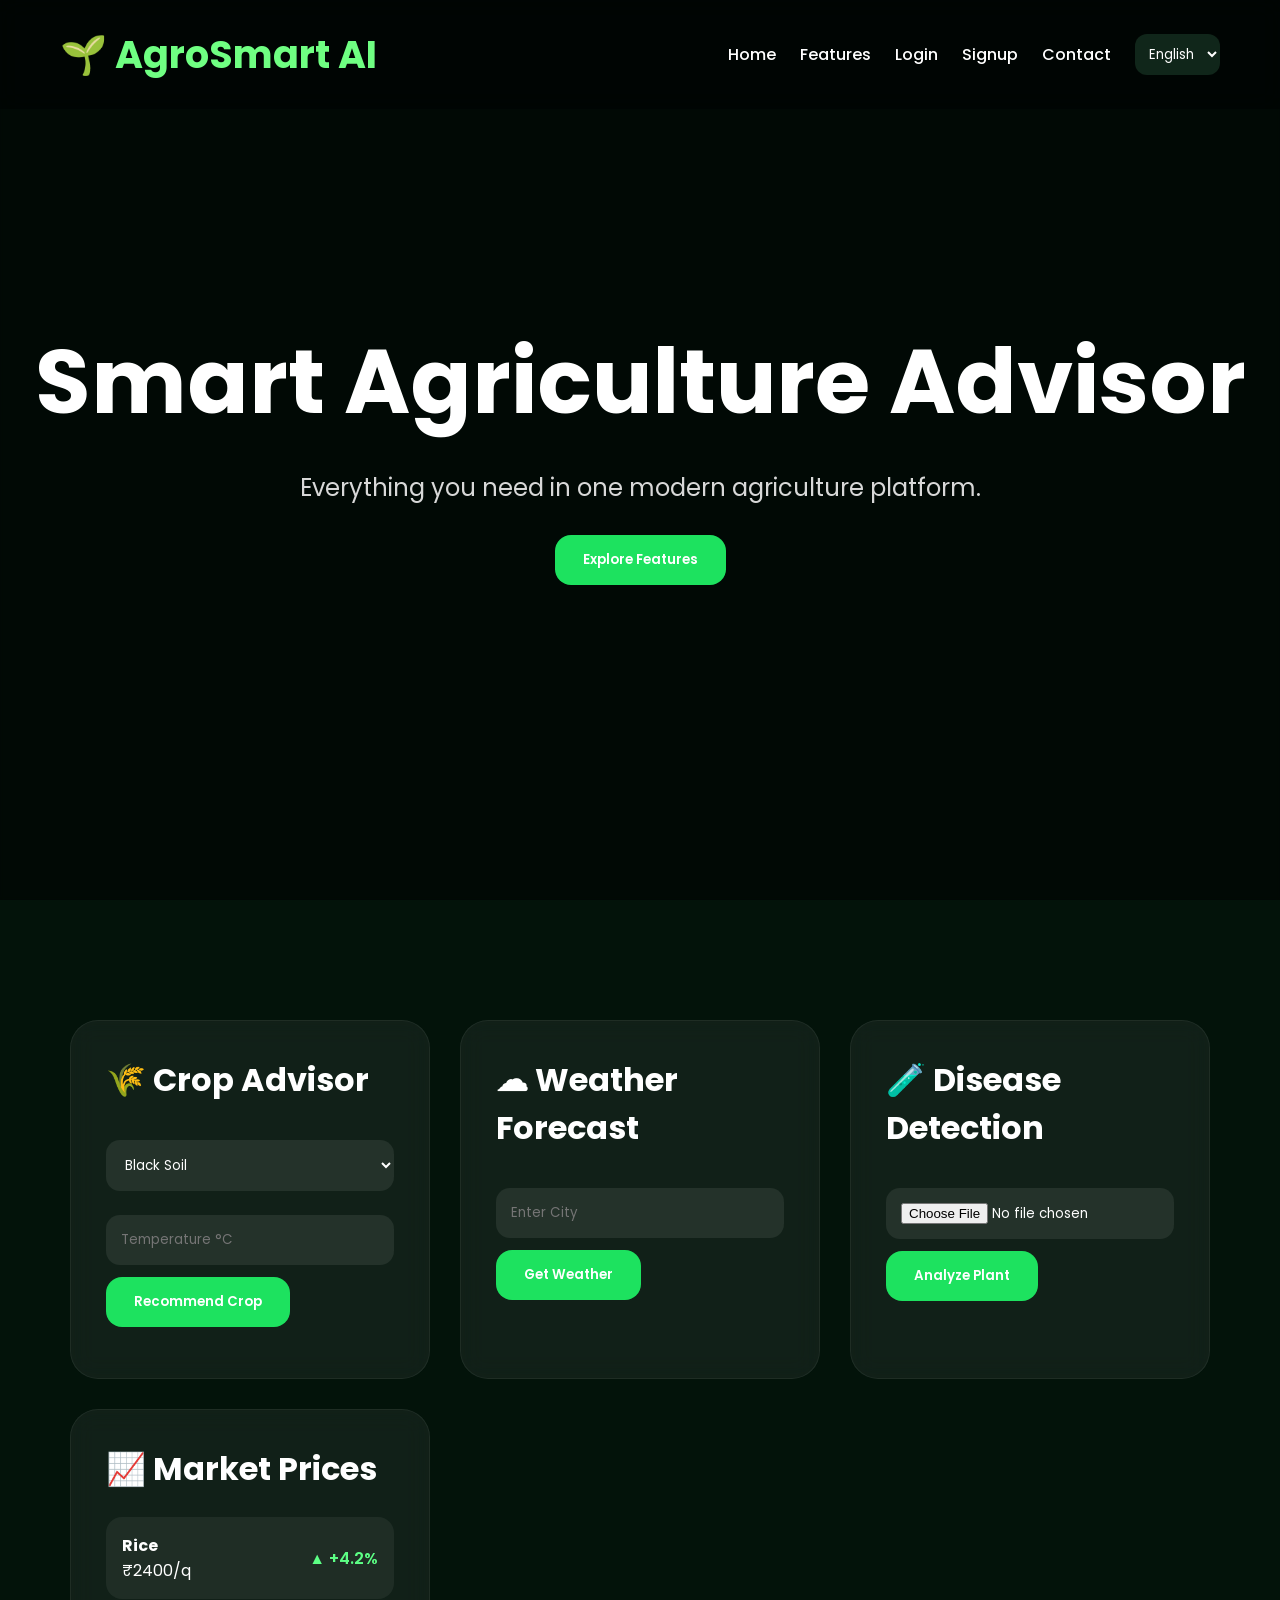
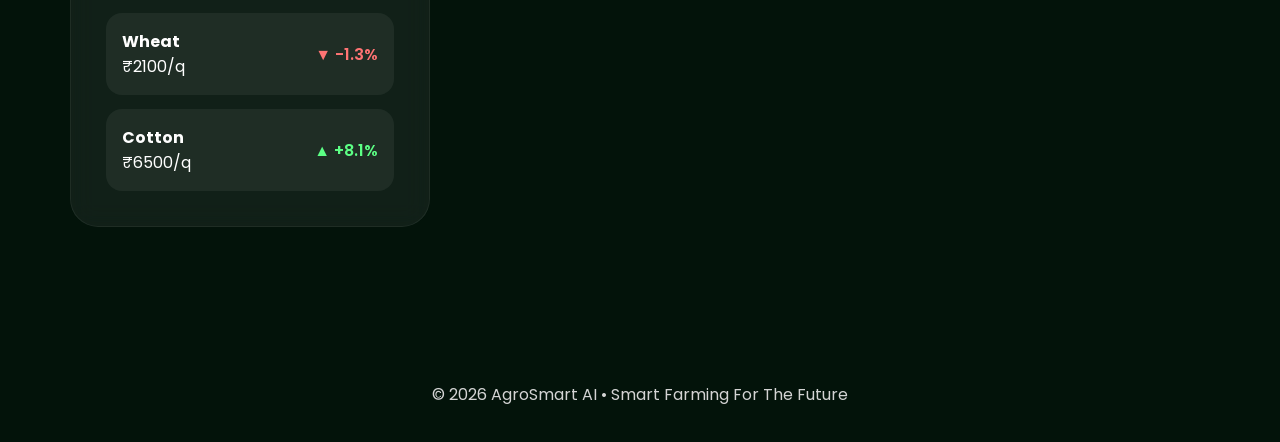
<file: index.html>
<!DOCTYPE html>
<html lang="en">
<head>
<meta charset="UTF-8">
<meta name="viewport" content="width=device-width, initial-scale=1.0">
<title>AgroSmart AI</title>
<link rel="stylesheet" href="css/style.css">
<link href="https://fonts.googleapis.com/css2?family=Poppins:wght@300;400;500;600;700&display=swap" rel="stylesheet">
</head>
<body>

<nav class="navbar">
<div class="logo">🌱 AgroSmart AI</div>

<ul>
<li><a href="#">Home</a></li>
<li><a href="#features">Features</a></li>
<li><a href="login.html">Login</a></li>
<li><a href="signup.html">Signup</a></li>
<li><a href="contact.html">Contact</a></li>

<li>
<select id="language" onchange="changeLanguage()" class="lang-select">
<option value="en">English</option>
<option value="hi">हिंदी</option>
<option value="mr">मराठी</option>
</select>
</li>
</ul>
</nav>

<section class="hero">
<div class="overlay"></div>

<div class="hero-content fade-up">
<h1 id="title">Smart Agriculture Advisor</h1>
<p id="subtitle">Everything you need in one modern agriculture platform.</p>
<a href="#features"><button class="main-btn">Explore Features</button></a>
</div>
</section>

<section class="features" id="features">

<div class="feature-card fade-up">
<h3 id="cropTitle">🌾 Crop Advisor</h3>

<select id="soil">
<option>Black Soil</option>
<option>Red Soil</option>
<option>Sandy Soil</option>
<option>Clay Soil</option>
</select>

<input type="number" id="temp" placeholder="Temperature °C">

<button onclick="recommendCrop()" id="cropBtn">Recommend Crop</button>

<p id="cropResult" class="result"></p>
</div>

<div class="feature-card fade-up">
<h3 id="weatherTitle">☁ Weather Forecast</h3>

<input type="text" id="city" placeholder="Enter City">

<button onclick="getWeather()" id="weatherBtn">Get Weather</button>

<p id="weatherResult" class="result"></p>
</div>

<div class="feature-card fade-up">
<h3 id="diseaseTitle">🧪 Disease Detection</h3>

<input type="file" id="plantFile">

<button onclick="analyzePlant()" id="diseaseBtn">Analyze Plant</button>

<p id="diseaseResult" class="result"></p>
</div>

<div class="feature-card fade-up">
<h3 id="marketTitle">📈 Market Prices</h3>

<div class="market-box">
<div><h4>Rice</h4><p>₹2400/q</p></div>
<span class="up">▲ +4.2%</span>
</div>

<div class="market-box">
<div><h4>Wheat</h4><p>₹2100/q</p></div>
<span class="down">▼ -1.3%</span>
</div>

<div class="market-box">
<div><h4>Cotton</h4><p>₹6500/q</p></div>
<span class="up">▲ +8.1%</span>
</div>

</div>

</section>

<footer>
© 2026 AgroSmart AI • Smart Farming For The Future
</footer>

<script src="js/script.js"></script>
</body>
</html>
</file>
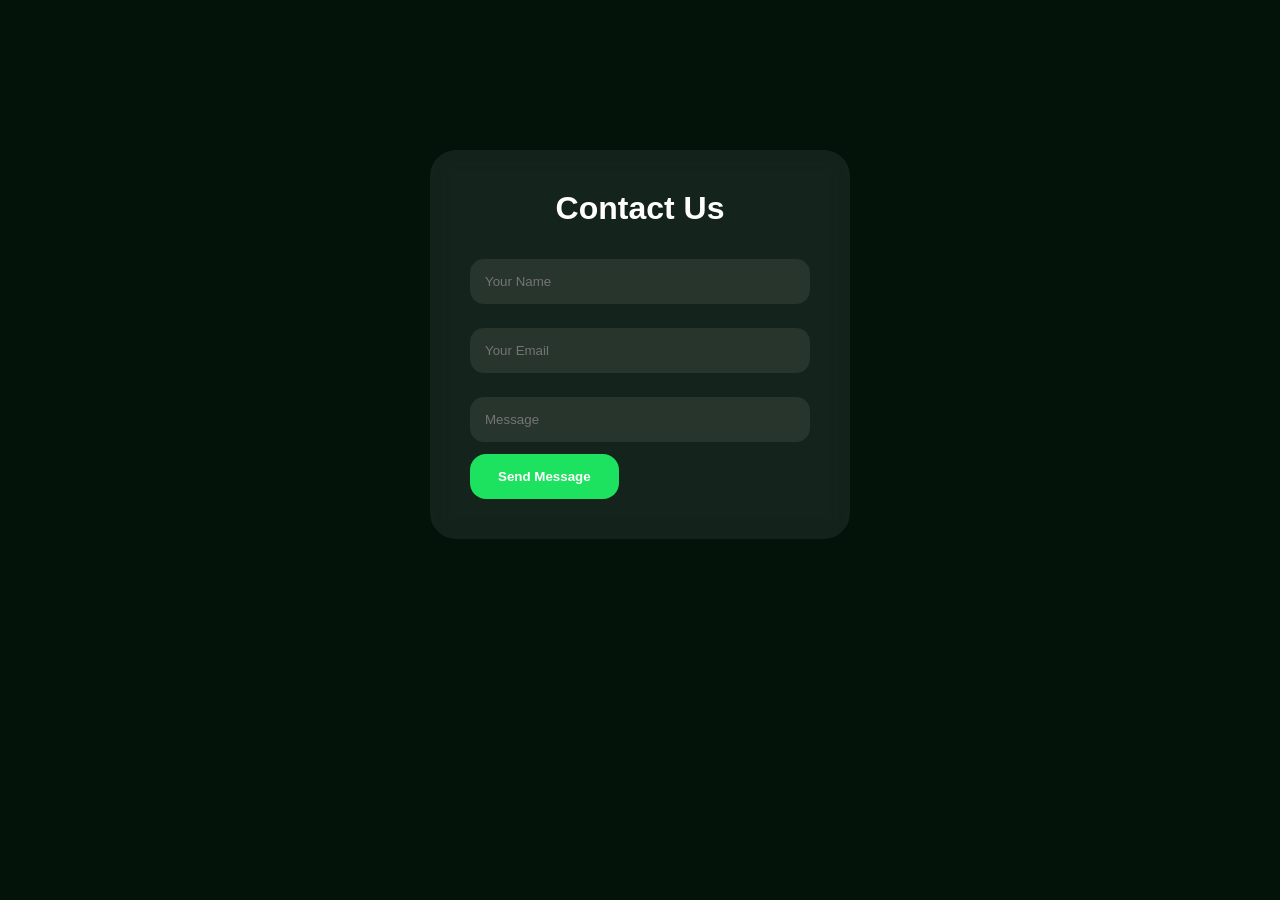
<file: contact.html>
<!DOCTYPE html>
<html>
<head>
<title>Contact</title>
<link rel="stylesheet" href="css/style.css">
</head>
<body>
<div class="auth-box fade-up">
<h1>Contact Us</h1>
<input type="text" placeholder="Your Name">
<input type="email" placeholder="Your Email">
<input type="text" placeholder="Message">
<button>Send Message</button>
</div>
</body>
</html>
</file>
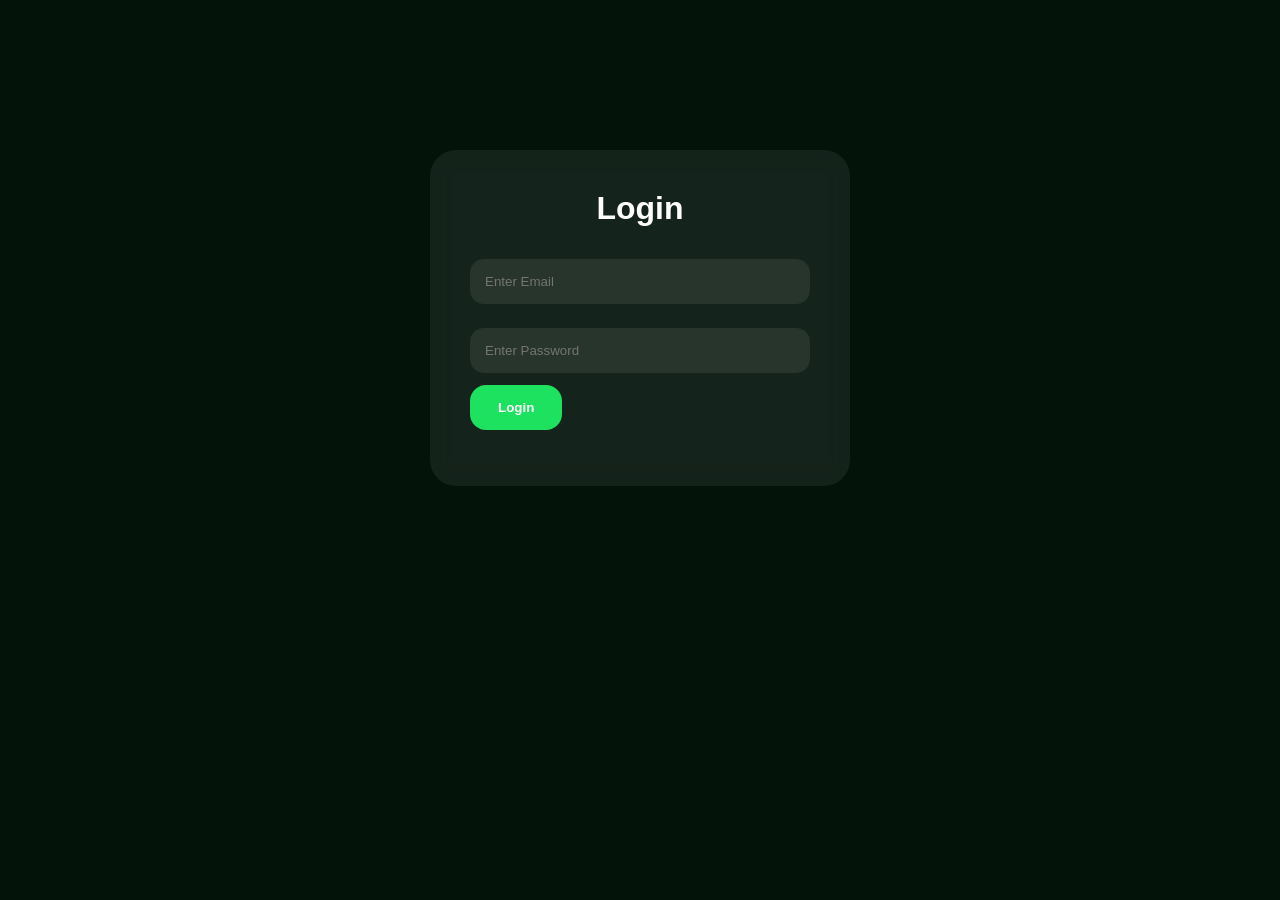
<file: login.html>
<!DOCTYPE html>
<html>
<head>
<title>Login</title>
<link rel="stylesheet" href="css/style.css">
</head>
<body>
<div class="auth-box fade-up">
<h1>Login</h1>
<input type="email" id="loginEmail" placeholder="Enter Email">
<input type="password" id="loginPassword" placeholder="Enter Password">
<button onclick="login()">Login</button>
<p id="loginMsg" class="result"></p>
</div>
<script src="js/script.js"></script>
</body>
</html>
</file>
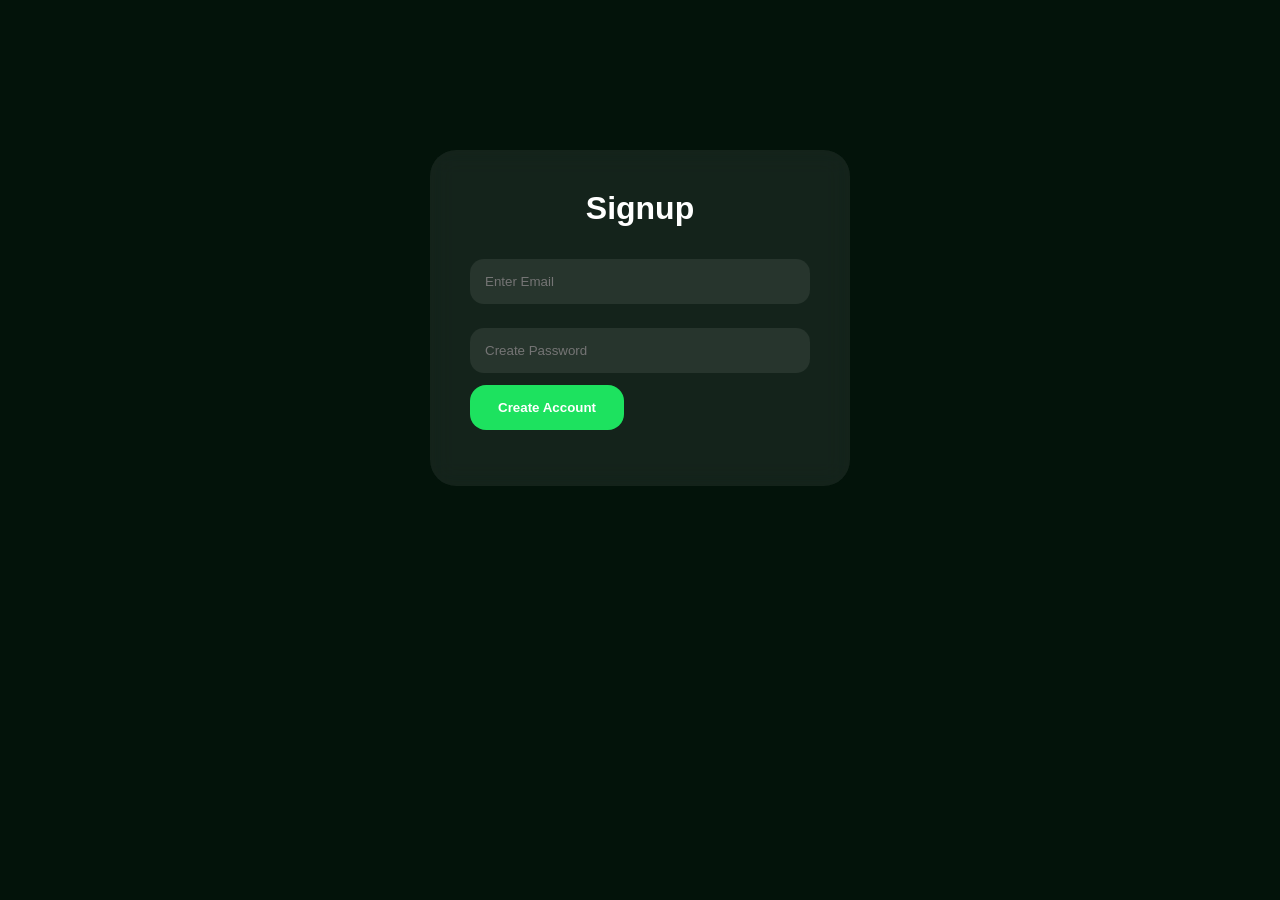
<file: signup.html>
<!DOCTYPE html>
<html>
<head>
<title>Signup</title>
<link rel="stylesheet" href="css/style.css">
</head>
<body>
<div class="auth-box fade-up">
<h1>Signup</h1>
<input type="email" id="signupEmail" placeholder="Enter Email">
<input type="password" id="signupPassword" placeholder="Create Password">
<button onclick="signup()">Create Account</button>
<p id="signupMsg" class="result"></p>
</div>
<script src="js/script.js"></script>
</body>
</html>
</file>
<file: css/style.css>
*{
margin:0;
padding:0;
box-sizing:border-box;
font-family:'Poppins',sans-serif;
scroll-behavior:smooth;
}

body{
background:#03130a;
color:white;
overflow-x:hidden;
}

.navbar{
position:fixed;
top:0;
width:100%;
display:flex;
justify-content:space-between;
align-items:center;
padding:22px 60px;
background:rgba(0,0,0,0.35);
backdrop-filter:blur(12px);
z-index:1000;
}

.logo{
font-size:38px;
font-weight:700;
color:#6fff82;
}

.navbar ul{
display:flex;
gap:24px;
list-style:none;
align-items:center;
}

.navbar a{
text-decoration:none;
color:white;
font-weight:500;
transition:0.3s;
}

.navbar a:hover{
color:#6fff82;
}

.lang-select{
padding:10px;
border-radius:12px;
background:#10261a;
color:white;
border:none;
}

.hero{
height:100vh;
display:flex;
justify-content:center;
align-items:center;
text-align:center;
position:relative;
background:
linear-gradient(rgba(0,0,0,0.55),rgba(0,0,0,0.55)),
url('https://images.unsplash.com/photo-1500937386664-56d1dfef3854?q=80&w=1600');
background-size:cover;
background-position:center;
}

.overlay{
position:absolute;
width:100%;
height:100%;
backdrop-filter:blur(2px);
}

.hero-content{
position:relative;
z-index:2;
}

.hero h1{
font-size:90px;
margin-bottom:20px;
}

.hero p{
font-size:24px;
margin-bottom:30px;
color:#d8d8d8;
}

.main-btn,button{
padding:15px 28px;
border:none;
border-radius:16px;
background:#1de25f;
color:white;
font-weight:600;
cursor:pointer;
transition:0.35s;
}

.main-btn:hover,button:hover{
transform:translateY(-5px) scale(1.03);
box-shadow:0 0 24px rgba(0,255,100,0.4);
}

.features{
padding:120px 70px;
display:grid;
grid-template-columns:repeat(auto-fit,minmax(280px,1fr));
gap:30px;
}

.feature-card{
background:rgba(255,255,255,0.06);
backdrop-filter:blur(12px);
padding:35px;
border-radius:28px;
transition:0.35s;
border:1px solid rgba(255,255,255,0.06);
}

.feature-card:hover{
transform:translateY(-10px);
}

.feature-card h3{
font-size:32px;
margin-bottom:24px;
}

input,select{
width:100%;
padding:15px;
margin:12px 0;
border:none;
border-radius:14px;
background:rgba(255,255,255,0.08);
color:white;
}

.result{
margin-top:16px;
color:#8dff9b;
font-weight:500;
}

.market-box{
display:flex;
justify-content:space-between;
align-items:center;
padding:16px;
margin-top:14px;
border-radius:16px;
background:rgba(255,255,255,0.06);
}

.up{color:#5cff85;font-weight:600;}
.down{color:#ff7474;font-weight:600;}

footer{
padding:35px;
text-align:center;
color:#d4d4d4;
}

.auth-box{
width:420px;
margin:150px auto;
padding:40px;
background:rgba(255,255,255,0.07);
border-radius:26px;
backdrop-filter:blur(12px);
}

.auth-box h1{
margin-bottom:20px;
text-align:center;
}

.fade-up{
animation:fadeUp 1s ease;
}

@keyframes fadeUp{
from{opacity:0;transform:translateY(50px);}
to{opacity:1;transform:translateY(0);}
}

@media(max-width:900px){
.hero h1{font-size:54px;}
.navbar{flex-direction:column;gap:18px;padding:20px;}
.navbar ul{flex-wrap:wrap;justify-content:center;}
.features{padding:70px 20px;}
.auth-box{width:90%;}
}
</file>
